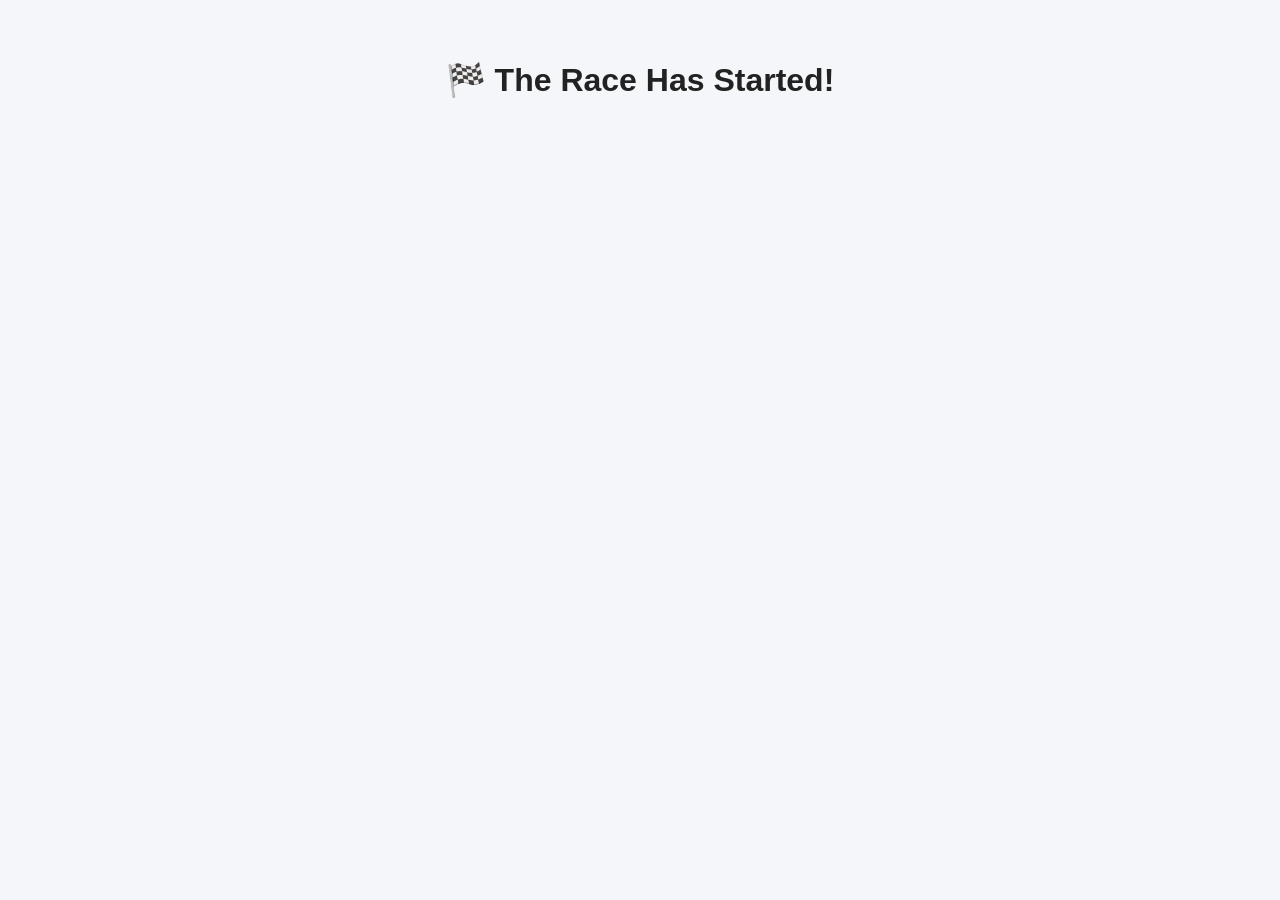
<file: countdown-v2.html>
<!DOCTYPE html>
<html lang="en">
<head>
<meta charset="UTF-8">
<meta name="viewport" content="width=device-width, initial-scale=1.0">
<title>IITH Half Marathon Countdown V2</title>
<style>
:root{
 --orange:#F7941D;
 --navy:#173B63;
 --bg:#f4f6f9;
}
*{box-sizing:border-box}
body{
 margin:0;
 font-family:Arial,Helvetica,sans-serif;
 background:var(--bg);
 color:#222;
}
.wrapper{
 max-width:1100px;
 margin:auto;
 padding:40px 20px;
 text-align:center;
}
h2{
 margin:0 0 8px;
 color:var(--navy);
 font-size:18px;
 letter-spacing:2px;
}
.title{
 font-size:32px;
 font-weight:700;
 color:var(--navy);
 margin:10px 0 5px;
}
.subtitle{
 color:#666;
 margin-bottom:30px;
}
.cards{
 display:grid;
 grid-template-columns:repeat(4,1fr);
 gap:20px;
}
.card{
 background:rgba(255,255,255,.75);
 backdrop-filter:blur(8px);
 border-radius:18px;
 padding:24px;
 box-shadow:0 8px 24px rgba(0,0,0,.08);
 transition:.25s;
}
.card:hover{transform:translateY(-5px)}
.number{
 font-size:52px;
 color:var(--orange);
 font-weight:700;
}
.label{
 color:var(--navy);
 font-weight:700;
 letter-spacing:1px;
}
.info{
 margin:30px 0 20px;
 line-height:1.8;
}
.btn{
 display:inline-block;
 background:var(--orange);
 color:#fff;
 text-decoration:none;
 padding:14px 34px;
 border-radius:999px;
 font-weight:bold;
}
.btn:hover{background:#d97b09}
@media(max-width:768px){
 .cards{grid-template-columns:repeat(2,1fr)}
 .number{font-size:40px}
 .title{font-size:26px}
}
</style>
</head>
<body>
<div class="wrapper">
<h2>🏃 RACE STARTS IN</h2>

<div class="cards">
<div class="card"><div class="number" id="days">0</div><div class="label">DAYS</div></div>
<div class="card"><div class="number" id="hours">0</div><div class="label">HOURS</div></div>
<div class="card"><div class="number" id="minutes">0</div><div class="label">MINUTES</div></div>
<div class="card"><div class="number" id="seconds">0</div><div class="label">SECONDS</div></div>
</div>

<div class="info">
<div class="title">IIT Hyderabad Half Marathon 2026</div>
<div>📅 22 November 2026 • 5:30 AM IST</div>
<div>📍 IIT Hyderabad Campus</div>
</div>

<a class="btn" href="https://www.iithydrunnersclub.com" target="_blank">REGISTER NOW</a>
</div>

<script>
const target=new Date("2026-11-22T05:30:00+05:30").getTime();
function tick(){
 const now=new Date().getTime();
 let d=target-now;
 if(d<0){
  document.querySelector(".wrapper").innerHTML="<h1>🏁 The Race Has Started!</h1>";
  return;
 }
 const days=Math.floor(d/86400000);
 const hours=Math.floor((d%86400000)/3600000);
 const mins=Math.floor((d%3600000)/60000);
 const secs=Math.floor((d%60000)/1000);
 document.getElementById("days").textContent=days;
 document.getElementById("hours").textContent=String(hours).padStart(2,"0");
 document.getElementById("minutes").textContent=String(mins).padStart(2,"0");
 document.getElementById("seconds").textContent=String(secs).padStart(2,"0");
}
tick();
setInterval(tick,1000);
</script>
</body>
</html>
</file>
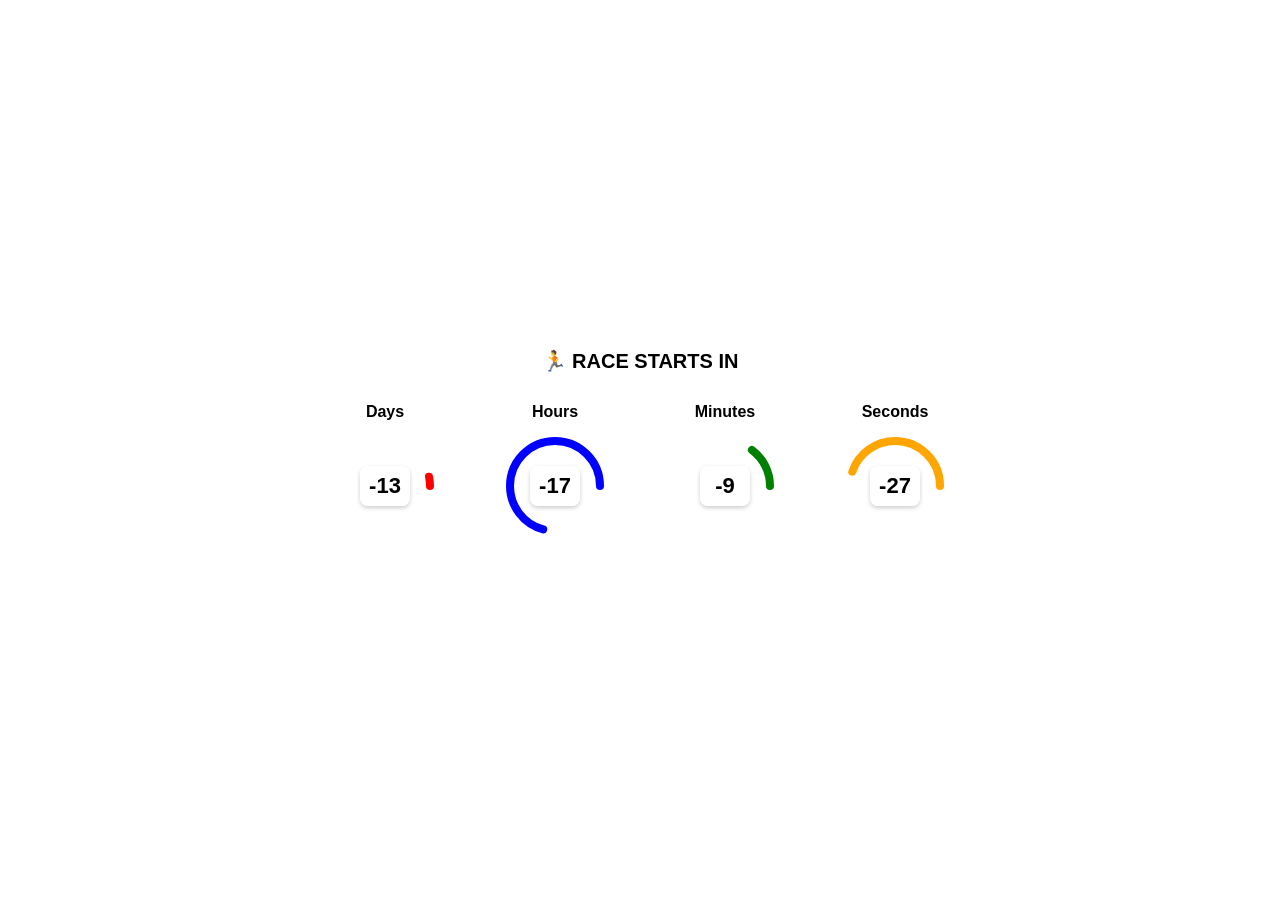
<file: countdown.html>
<!DOCTYPE html>
<html lang="en">
<head>
    <meta charset="UTF-8">
    <meta name="viewport" content="width=device-width, initial-scale=1.0">
    <title>IITH Half Marathon Countdown</title>
    <style>
        html, body {
            margin: 0;
            padding: 0;
            width: 100%;
            height: 100%;
            background-color: transparent;
            display: flex;
            flex-direction: column;
            justify-content: center;
            align-items: center;
            font-family: Arial, sans-serif;
            text-align: center;
            overflow-x: hidden;
        }

        /* 🏆 Title (Normal for desktop, tiny for mobile) */
        .countdown-heading {
            font-size: 20px;
            font-weight: bold;
            color: #000;
            margin-bottom: 15px;
            text-align: center;
            width: 100%;
            padding: 5px;
            background-color: transparent;
            position: sticky;
            top: 0;
            z-index: 1000;
        }

        .countdown-container {
            display: flex;
            justify-content: center;
            align-items: center;
            flex-wrap: wrap;
            gap: 30px;
            max-width: 100%;
            padding: 10px;
        }

        .countdown-item {
            display: flex;
            flex-direction: column;
            align-items: center;
            justify-content: center;
            position: relative;
            width: 140px;
        }

        .label {
            font-size: 16px;
            font-weight: bold;
            color: #000;
            margin-bottom: 5px;
        }

        .circle-timer {
            width: 120px;
            height: 120px;
            display: flex;
            align-items: center;
            justify-content: center;
            position: relative;
        }

        svg {
            width: 120px;
            height: 120px;
            position: absolute;
        }

        circle {
            fill: none;
            stroke-width: 8;
            stroke-linecap: round;
            stroke-dasharray: 283;
            stroke-dashoffset: 283;
            transition: stroke-dashoffset 1s linear;
        }

        .bg-circle {
            stroke: #ddd;
        }

        .progress-circle {
            stroke-width: 8;
            fill: none;
            stroke-linecap: round;
            stroke-dasharray: 283;
            stroke-dashoffset: 283;
            transition: stroke-dashoffset 1s linear;
        }

        /* Perfectly Center Countdown Numbers */
        .flip-box {
            position: absolute;
            top: 50%;
            left: 50%;
            transform: translate(-50%, -50%);
            font-size: 22px;
            font-weight: bold;
            color: #000;
            display: flex;
            align-items: center;
            justify-content: center;
            width: 50px;
            height: 40px;
            background: rgba(255, 255, 255, 0.9);
            border-radius: 8px;
            box-shadow: 0 2px 4px rgba(0, 0, 0, 0.2);
            text-align: center;
        }

        /* 📱 Mobile Adjustments (Tiny Widget for Mobile) */
        @media screen and (max-width: 768px) {
            .countdown-heading {
                font-size: 14px; /* Tiny Title */
                padding: 2px;
            }

            .countdown-container {
                flex-direction: column;
                gap: 10px;
            }

            .circle-timer {
                width: 60px; /* Tiny Circles */
                height: 60px;
            }

            svg {
                width: 60px;
                height: 60px;
            }

            .flip-box {
                width: 30px;
                height: 25px;
                font-size: 14px; /* Tiny Numbers */
            }

            .label {
                font-size: 12px;
            }

            /* ❌ Hide "Hours", "Minutes" and "Seconds" on Mobile */
            .hide-on-mobile {
                display: none !important;
            }
        }
    </style>
</head>
<body>

    <div class="countdown-heading">🏃 RACE STARTS IN</div>

    <div class="countdown-container">
        <div class="countdown-item">
            <div class="label">Days</div>
            <div class="circle-timer">
                <svg viewBox="0 0 120 120">
                    <circle class="bg-circle" cx="60" cy="60" r="45"></circle>
                    <circle class="progress-circle" cx="60" cy="60" r="45" id="days-circle" stroke="red"></circle>
                </svg>
                <div class="flip-box" id="days">00</div>
            </div>
        </div>

        <!-- Hide Hours, Minutes, and Seconds on Mobile -->
        <div class="countdown-item hide-on-mobile">
            <div class="label">Hours</div>
            <div class="circle-timer">
                <svg viewBox="0 0 120 120">
                    <circle class="bg-circle" cx="60" cy="60" r="45"></circle>
                    <circle class="progress-circle" cx="60" cy="60" r="45" id="hours-circle" stroke="blue"></circle>
                </svg>
                <div class="flip-box" id="hours">00</div>
            </div>
        </div>

        <div class="countdown-item hide-on-mobile">
            <div class="label">Minutes</div>
            <div class="circle-timer">
                <svg viewBox="0 0 120 120">
                    <circle class="bg-circle" cx="60" cy="60" r="45"></circle>
                    <circle class="progress-circle" cx="60" cy="60" r="45" id="minutes-circle" stroke="green"></circle>
                </svg>
                <div class="flip-box" id="minutes">00</div>
            </div>
        </div>

        <div class="countdown-item hide-on-mobile">
            <div class="label">Seconds</div>
            <div class="circle-timer">
                <svg viewBox="0 0 120 120">
                    <circle class="bg-circle" cx="60" cy="60" r="45"></circle>
                    <circle class="progress-circle" cx="60" cy="60" r="45" id="seconds-circle" stroke="orange"></circle>
                </svg>
                <div class="flip-box" id="seconds">00</div>
            </div>
        </div>
    </div>

    <script>
        function updateCountdown() {
            const eventDate = new Date("2026-11-22T05:30:00+05:30").getTime();
            const now = new Date().getTime();
            const timeLeft = eventDate - now;
            const timeUnits = [
                Math.floor(timeLeft / 86400000), // Days
                Math.floor((timeLeft % 86400000) / 3600000), // Hours
                Math.floor((timeLeft % 3600000) / 60000), // Minutes
                Math.floor((timeLeft % 60000) / 1000) // Seconds
            ];

            document.querySelectorAll(".flip-box").forEach((container, index) => {
                container.textContent = timeUnits[index].toString().padStart(2, '0');
            });

            document.querySelectorAll(".progress-circle").forEach((circle, index) => {
                const maxValues = [365, 24, 60, 60];
                circle.style.strokeDashoffset = 283 - (283 * timeUnits[index] / maxValues[index]);
            });
        }

        setInterval(updateCountdown, 1000);
        updateCountdown();
    </script>

</body>
</html>
</file>
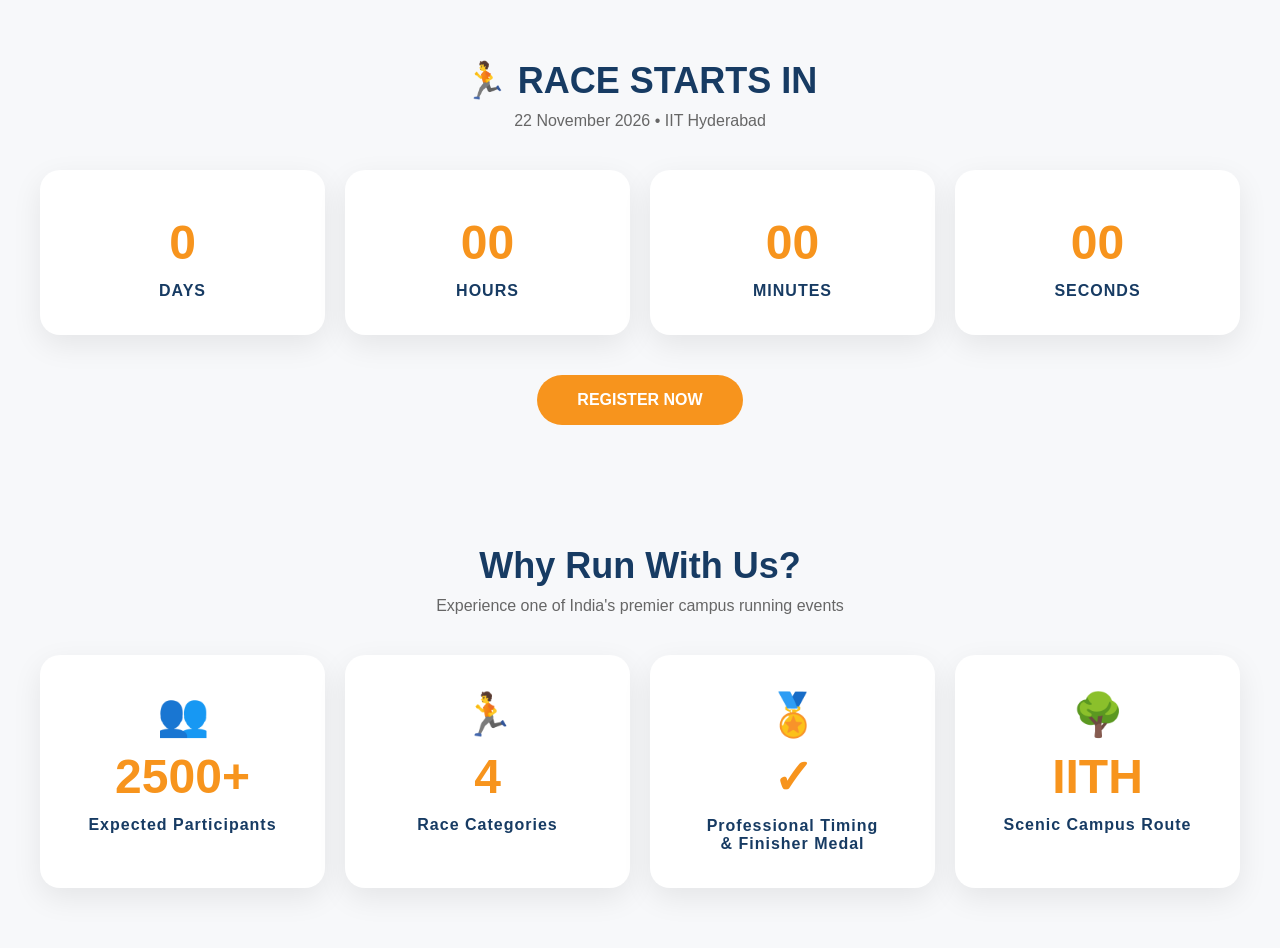
<file: homepage-widget.html>
<!DOCTYPE html>
<html lang="en">

<head>

<meta charset="UTF-8">

<meta name="viewport" content="width=device-width, initial-scale=1.0">

<title>IITH Half Marathon</title>

<link rel="stylesheet" href="css/style.css">

</head>

<body>

<section class="section">

<div class="container">

<h2 class="title">
🏃 RACE STARTS IN
</h2>

<p class="subtitle">
22 November 2026 • IIT Hyderabad
</p>

<div class="cards">

<div class="card">

<div class="number" id="days">
111
</div>

<div class="label">
DAYS
</div>

</div>

<div class="card">

<div class="number" id="hours">
11
</div>

<div class="label">
HOURS
</div>

</div>

<div class="card">

<div class="number" id="minutes">
58
</div>

<div class="label">
MINUTES
</div>

</div>

<div class="card">

<div class="number" id="seconds">
00
</div>

<div class="label">
SECONDS
</div>

</div>

</div>

<div style="text-align:center">

<a class="button"
href="https://www.iithydrunnersclub.com">

REGISTER NOW

</a>

</div>

</div>

</section>
<!-- =========================
     EVENT HIGHLIGHTS
========================= -->

<section class="section">

    <div class="container">

        <h2 class="title">Why Run With Us?</h2>

        <p class="subtitle">
            Experience one of India's premier campus running events
        </p>

        <div class="cards">

            <div class="card">

                <div style="font-size:42px;">👥</div>

                <div class="number">2500+</div>

                <div class="label">Expected Participants</div>

            </div>

            <div class="card">

                <div style="font-size:42px;">🏃</div>

                <div class="number">4</div>

                <div class="label">Race Categories</div>

            </div>

            <div class="card">

                <div style="font-size:42px;">🏅</div>

                <div class="number">✓</div>

                <div class="label">Professional Timing<br>&amp; Finisher Medal</div>

            </div>

            <div class="card">

                <div style="font-size:42px;">🌳</div>

                <div class="number">IITH</div>

                <div class="label">Scenic Campus Route</div>

            </div>

        </div>

    </div>

</section>
  
  <script src="js/countdown.js"></script>
</body>

</body>

</html>
</file>
<file: css/style.css>
/* IIT Hyderabad Half Marathon Theme */

:root{
    --orange:#F7941D;
    --navy:#173B63;
    --light:#F7F8FA;
    --dark:#222;
    --white:#ffffff;
}

*{
    margin:0;
    padding:0;
    box-sizing:border-box;
}

body{
    font-family:'Poppins',Arial,sans-serif;
    background:var(--light);
    color:var(--dark);
}

.container{
    width:95%;
    max-width:1200px;
    margin:auto;
}

.section{
    padding:60px 0;
}

.title{
    text-align:center;
    color:var(--navy);
    font-size:36px;
    font-weight:700;
}

.subtitle{
    text-align:center;
    color:#666;
    margin-top:10px;
}

.cards{

    display:grid;
    grid-template-columns:repeat(4,1fr);
    gap:20px;
    margin-top:40px;

}

.card{

    background:white;
    border-radius:20px;
    padding:35px;
    text-align:center;

    box-shadow:0 10px 30px rgba(0,0,0,.08);

    transition:.3s;

}

.card:hover{

    transform:translateY(-8px);

}
.number{

    font-size:48px;
    color:var(--orange);
    font-weight:700;
    margin-top:10px;
    margin-bottom:10px;

}


.label{

    margin-top:12px;
    color:var(--navy);
    letter-spacing:1px;
    font-weight:600;

}

.button{

display:inline-block;

margin-top:40px;

padding:16px 40px;

background:var(--orange);

color:white;

text-decoration:none;

border-radius:40px;

font-weight:bold;

transition:.3s;

}

.button:hover{

background:#d87900;

}

@media(max-width:768px){

.cards{

grid-template-columns:repeat(2,1fr);

}

.number{

font-size:42px;

}

.title{

font-size:28px;

}

}
/* =========================
   2024 TEASER
========================= */

.teaser-section{

    padding:90px 8%;

    background:#f7f9fc;

}

.teaser-container{

    max-width:1100px;

    margin:auto;

}

.teaser-heading{

    text-align:center;

    margin-bottom:40px;

}

.teaser-heading span{

    display:inline-block;

    margin-bottom:12px;

    color:#F7931E;

    font-size:14px;

    font-weight:700;

    letter-spacing:2px;

}

.teaser-heading h2{

    margin:0 0 15px;

    font-family:'Montserrat',sans-serif;

    font-size:40px;

    color:#0E4C92;

}

.teaser-heading p{

    max-width:700px;

    margin:auto;

    color:#5f6b7a;

    font-size:18px;

    line-height:1.6;

}

.teaser-video{

    position:relative;

    width:100%;

    aspect-ratio:16 / 9;

    overflow:hidden;

    border-radius:22px;

    background:#000;

    box-shadow:0 20px 50px rgba(0,0,0,.18);

}

.teaser-video iframe{

    position:absolute;

    inset:0;

    width:100%;

    height:100%;

    border:0;

}
</file>
